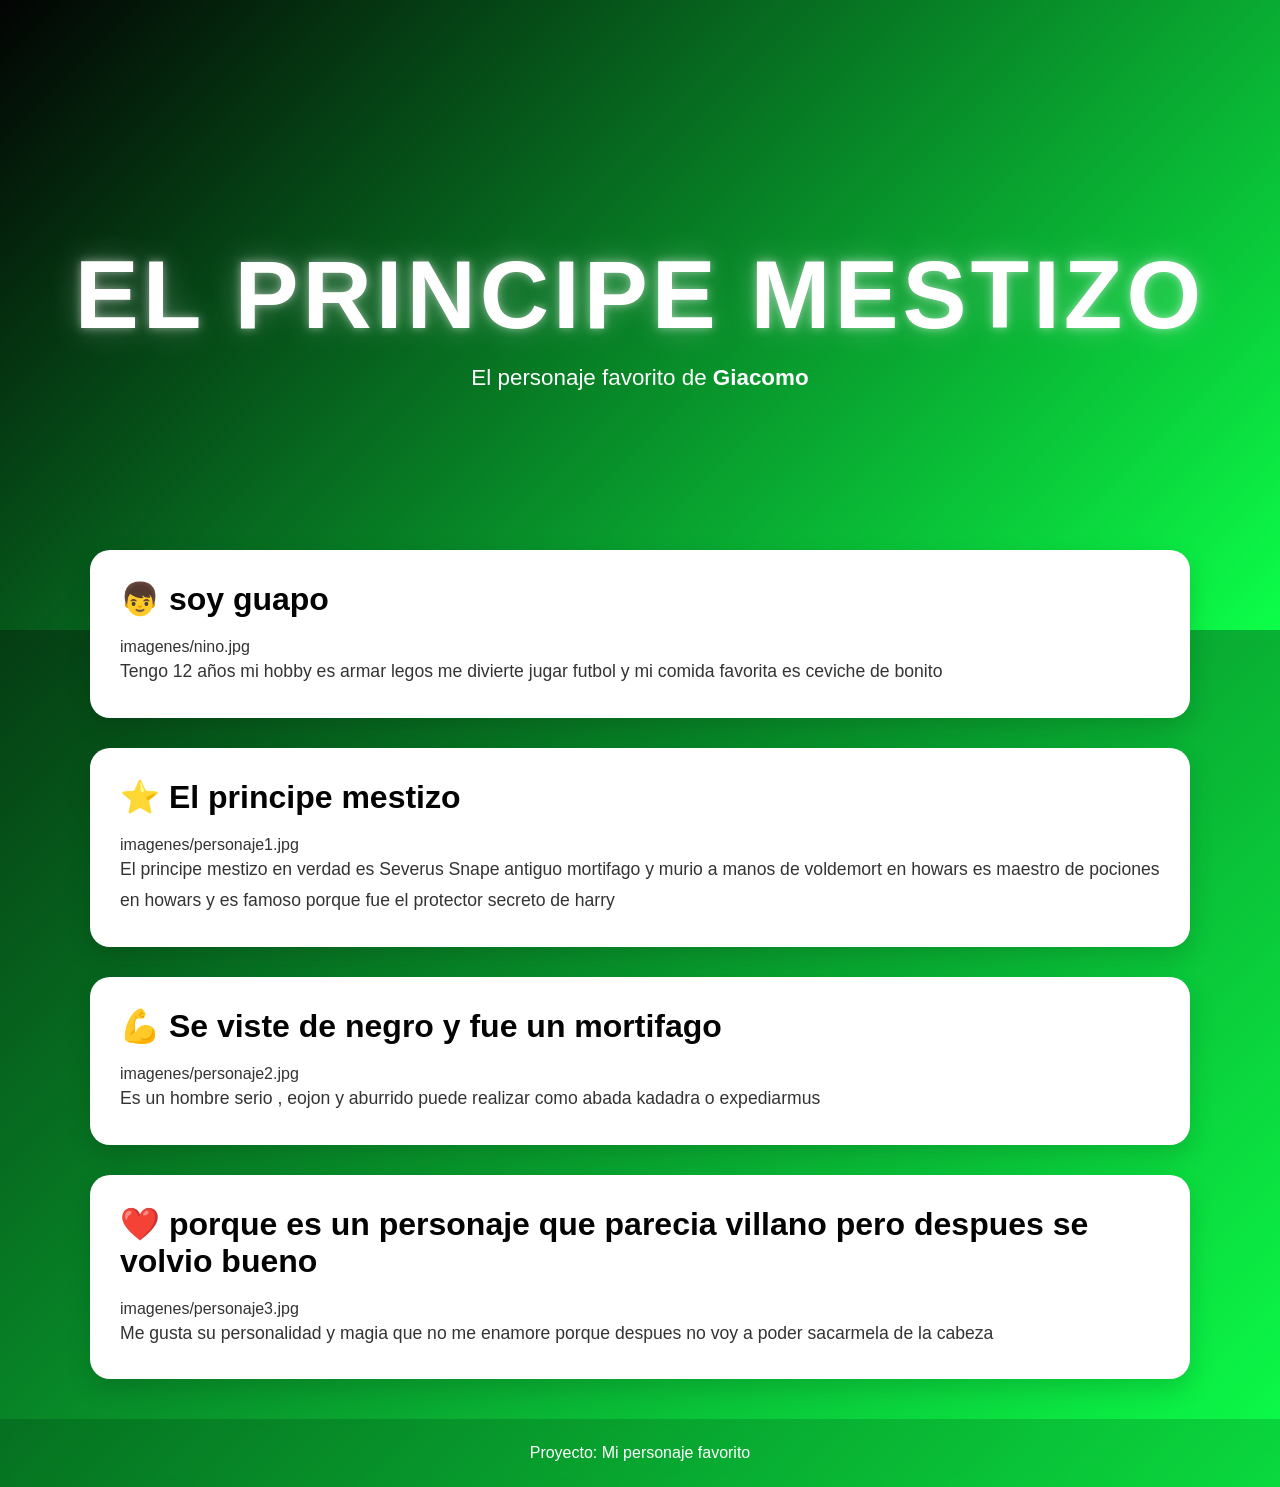
<file: docs/personajeFavorito/index.html>
<!DOCTYPE html>
<html lang="es">

<head>
    <meta charset="UTF-8">
    <meta name="viewport" content="width=device-width, initial-scale=1.0">
    <title>El principe mestizo</title>
    <link rel="stylesheet" href="style.css">
</head>

<body>

    <header class="hero">
        <div class="hero-content">
            <h1>El principe mestizo</h1>
            <p>El personaje favorito de <strong>Giacomo</strong></p>
        </div>
    </header>

    <main>

        <section class="card">
            <h2>👦 soy guapo</h2>
            imagenes/nino.jpg

            <p>
                Tengo 12 años mi hobby es armar legos me divierte 
                jugar futbol y mi comida favorita es ceviche  
                de bonito
            
    
            </p>
        </section>

        <section class="card">
            <h2>⭐ El principe mestizo</h2>
            imagenes/personaje1.jpg

            <p>
            El principe mestizo en verdad es Severus Snape 
            antiguo mortifago y murio a manos de voldemort     
            en howars
            es maestro de pociones en howars y es famoso porque 
            fue el protector secreto de harry
                
                
            </p>
        </section>

        <section class="card">
            <h2>💪 Se viste de negro y 
                fue un mortifago
            </h2>
            imagenes/personaje2.jpg

            <p>
                Es un hombre serio , eojon y aburrido
                puede realizar como abada kadadra o expediarmus
            </p>
        </section>

        <section class="card">
            <h2>❤️ porque es un personaje que parecia villano 
                pero despues se volvio bueno
            </h2>
            imagenes/personaje3.jpg

            <p>
                Me gusta su personalidad y magia
                que no me enamore porque 
                despues no voy a poder sacarmela
                de la cabeza
            </p>
        </section>

    </main>

    <footer>
        <p>Proyecto: Mi personaje favorito</p>
    </footer>

</body>

</html>
</file>
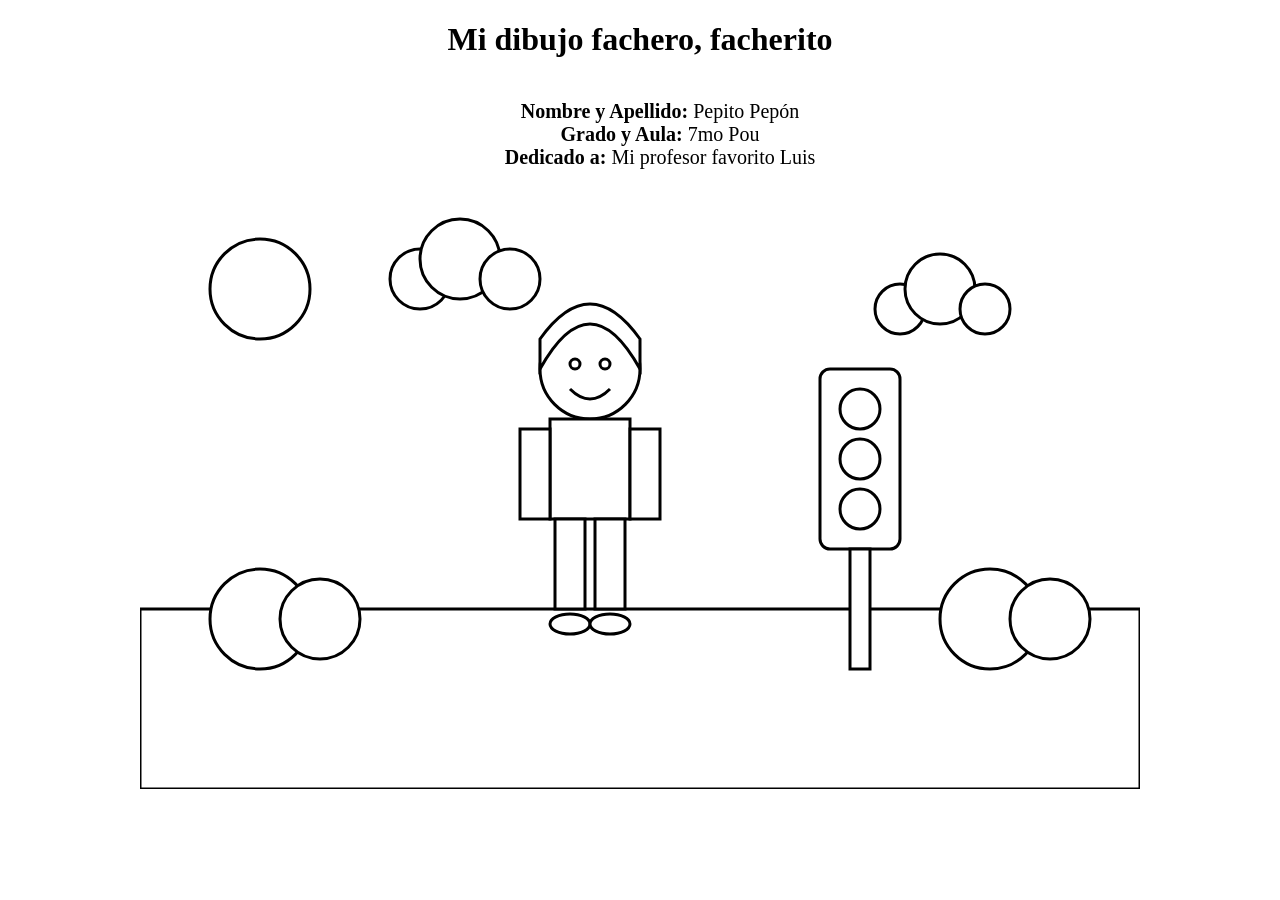
<file: docs/semaforoRGB/index.html>
<!DOCTYPE html>
<html lang="es">
<head>
    <meta charset="UTF-8">
    <title>Dibujo para colorear</title>
    <link rel="stylesheet" href="estilos.css">
</head>
<body>
<h1>Mi dibujo fachero, facherito</h1>
<ul>
  <li><strong>Nombre y Apellido:</strong> Pepito Pepón</li>
  <li><strong>Grado y Aula:</strong> 7mo Pou</li>
  <li><strong>Dedicado a:</strong> Mi profesor favorito Luis</li>
</ul>
<svg viewBox="0 0 1000 600" class="dibujo cielo">

    <!-- Sol -->
    <circle class="sol" cx="120" cy="100" r="50"/>

    <!-- Nubes -->
    <g class="nube">
        <circle class="nube-cuerpo" cx="280" cy="90" r="30"/>
        <circle class="nube-cuerpo" cx="320" cy="70" r="40"/>
        <circle class="nube-cuerpo" cx="370" cy="90" r="30"/>
    </g>

    <g class="nube">
        <circle class="nube-cuerpo" cx="760" cy="120" r="25"/>
        <circle class="nube-cuerpo" cx="800" cy="100" r="35"/>
        <circle class="nube-cuerpo" cx="845" cy="120" r="25"/>
    </g>

    <!-- Césped -->
    <rect class="cesped" x="0" y="420" width="1000" height="180"/>

    <!-- Arbustos -->
    <circle class="arbusto" cx="120" cy="430" r="50"/>
    <circle class="arbusto" cx="180" cy="430" r="40"/>

    <circle class="arbusto" cx="850" cy="430" r="50"/>
    <circle class="arbusto" cx="910" cy="430" r="40"/>

    <!-- Semáforo -->
    <g class="semaforo">

        <rect class="cuerpo-semaforo"
              x="680"
              y="180"
              width="80"
              height="180"
              rx="10"/>

        <circle class="luz-roja"
                cx="720"
                cy="220"
                r="20"/>

        <circle class="luz-amarilla"
                cx="720"
                cy="270"
                r="20"/>

        <circle class="luz-verde"
                cx="720"
                cy="320"
                r="20"/>

        <rect class="palo-semaforo"
              x="710"
              y="360"
              width="20"
              height="120"/>

    </g>

    <!-- Persona -->

    <!-- Cabeza -->
    <circle class="piel"
            cx="450"
            cy="180"
            r="50"/>

    <!-- Cabello -->
    <path class="cabello"
          d="M400 180
             Q450 90 500 180
             L500 150
             Q450 80 400 150 Z"/>

    <!-- Ojos -->
    <circle class="ojo"
            cx="435"
            cy="175"
            r="5"/>

    <circle class="ojo"
            cx="465"
            cy="175"
            r="5"/>

    <!-- Sonrisa -->
    <path class="boca"
          d="M430 200 Q450 220 470 200"/>

    <!-- Polo -->
    <rect class="polo"
          x="410"
          y="230"
          width="80"
          height="100"/>

    <!-- Brazos -->
    <rect class="piel"
          x="380"
          y="240"
          width="30"
          height="90"/>

    <rect class="piel"
          x="490"
          y="240"
          width="30"
          height="90"/>

    <!-- Pantalón -->
    <rect class="pantalon"
          x="415"
          y="330"
          width="30"
          height="90"/>

    <rect class="pantalon"
          x="455"
          y="330"
          width="30"
          height="90"/>

    <!-- Zapatos -->
    <ellipse class="zapato"
             cx="430"
             cy="435"
             rx="20"
             ry="10"/>

    <ellipse class="zapato"
             cx="470"
             cy="435"
             rx="20"
             ry="10"/>

</svg>

</body>
</html>
</file>
<file: docs/personajeFavorito/style.css>
/*======================================
  PALETA DE COLORES
======================================*/
:root {
    --color-primario: #030303;
    --color-secundario: #0cff49;
}

/*======================================
  CONFIGURACIÓN GENERAL
======================================*/
* {
    margin: 0;
    padding: 0;
    box-sizing: border-box;
}

body {
    font-family: "Segoe UI", Arial, sans-serif;

    background: linear-gradient(
        135deg,
        var(--color-primario),
        var(--color-secundario)
    );

    min-height: 100vh;
    color: #333;
}

/*======================================
  HERO
======================================*/
.hero {
    height: 70vh;

    display: flex;
    justify-content: center;
    align-items: center;

    text-align: center;

    background: linear-gradient(
        135deg,
        var(--color-primario),
        var(--color-secundario)
    );

    color: white;
}

.hero-content {
    animation: aparecer 1.5s ease;
}

.hero h1 {
    font-size: clamp(3rem, 8vw, 6rem);
    letter-spacing: 4px;
    text-transform: uppercase;

    text-shadow:
        0 0 10px rgba(255,255,255,.5),
        0 0 30px rgba(255,255,255,.3);

    animation: flotar 3s ease-in-out infinite;
}

.hero p {
    font-size: 1.4rem;
    margin-top: 15px;
}

/*======================================
  CONTENEDOR
======================================*/
main {
    width: 90%;
    max-width: 1100px;

    margin: -80px auto 40px;
}

/*======================================
  TARJETAS
======================================*/
.card {
    background: white;

    margin-bottom: 30px;
    padding: 30px;

    border-radius: 20px;

    box-shadow: 0 10px 25px rgba(0,0,0,.15);

    transition: .3s;
}

.card:hover {
    transform: translateY(-8px);
}

.card h2 {
    color: var(--color-primario);
    margin-bottom: 20px;
    font-size: 2rem;
}

.card img {
    width: 100%;
    max-width: 450px;

    display: block;
    margin: 20px auto;

    border-radius: 15px;

    transition: .4s;
}

.card img:hover {
    transform: scale(1.05);
}

.card p {
    font-size: 1.1rem;
    line-height: 1.8;
}

/*======================================
  FOOTER
======================================*/
footer {
    text-align: center;

    padding: 25px;

    color: white;

    background: rgba(0,0,0,.15);

    backdrop-filter: blur(5px);
}

/*======================================
  ANIMACIONES
======================================*/
@keyframes aparecer {
    from {
        opacity: 0;
        transform: translateY(40px);
    }

    to {
        opacity: 1;
        transform: translateY(0);
    }
}

@keyframes flotar {
    0% {
        transform: translateY(0);
    }

    50% {
        transform: translateY(-10px);
    }

    100% {
        transform: translateY(0);
    }
}

/*======================================
  RESPONSIVE
======================================*/
@media (max-width: 768px) {

    .hero {
        height: 55vh;
    }

    .hero p {
        font-size: 1rem;
    }

    .card {
        padding: 20px;
    }

    .card h2 {
        font-size: 1.5rem;
    }
}
</file>
<file: docs/semaforoRGB/estilos.css>
body{
    margin:0;
    display:flex;
    justify-content:center;
    background:white;
    flex-direction: column;
    align-items: center;

}
h1 {
  text-align: center;
}
ul {
  list-style-type: none;
  display: flex;
  flex-direction: column;
  align-items: center;
  font-size: 20px;
}
.dibujo{
    width:1000px;
}

.cielo,
.sol,
.nube-cuerpo,
.cesped,
.arbusto,
.cuerpo-semaforo,
.luz-roja,
.luz-amarilla,
.luz-verde,
.palo-semaforo,
.piel,
.cabello,
.ojo,
.polo,
.pantalon,
.zapato{
    fill:white;
    stroke:black;
    stroke-width:3;
}
</file>
